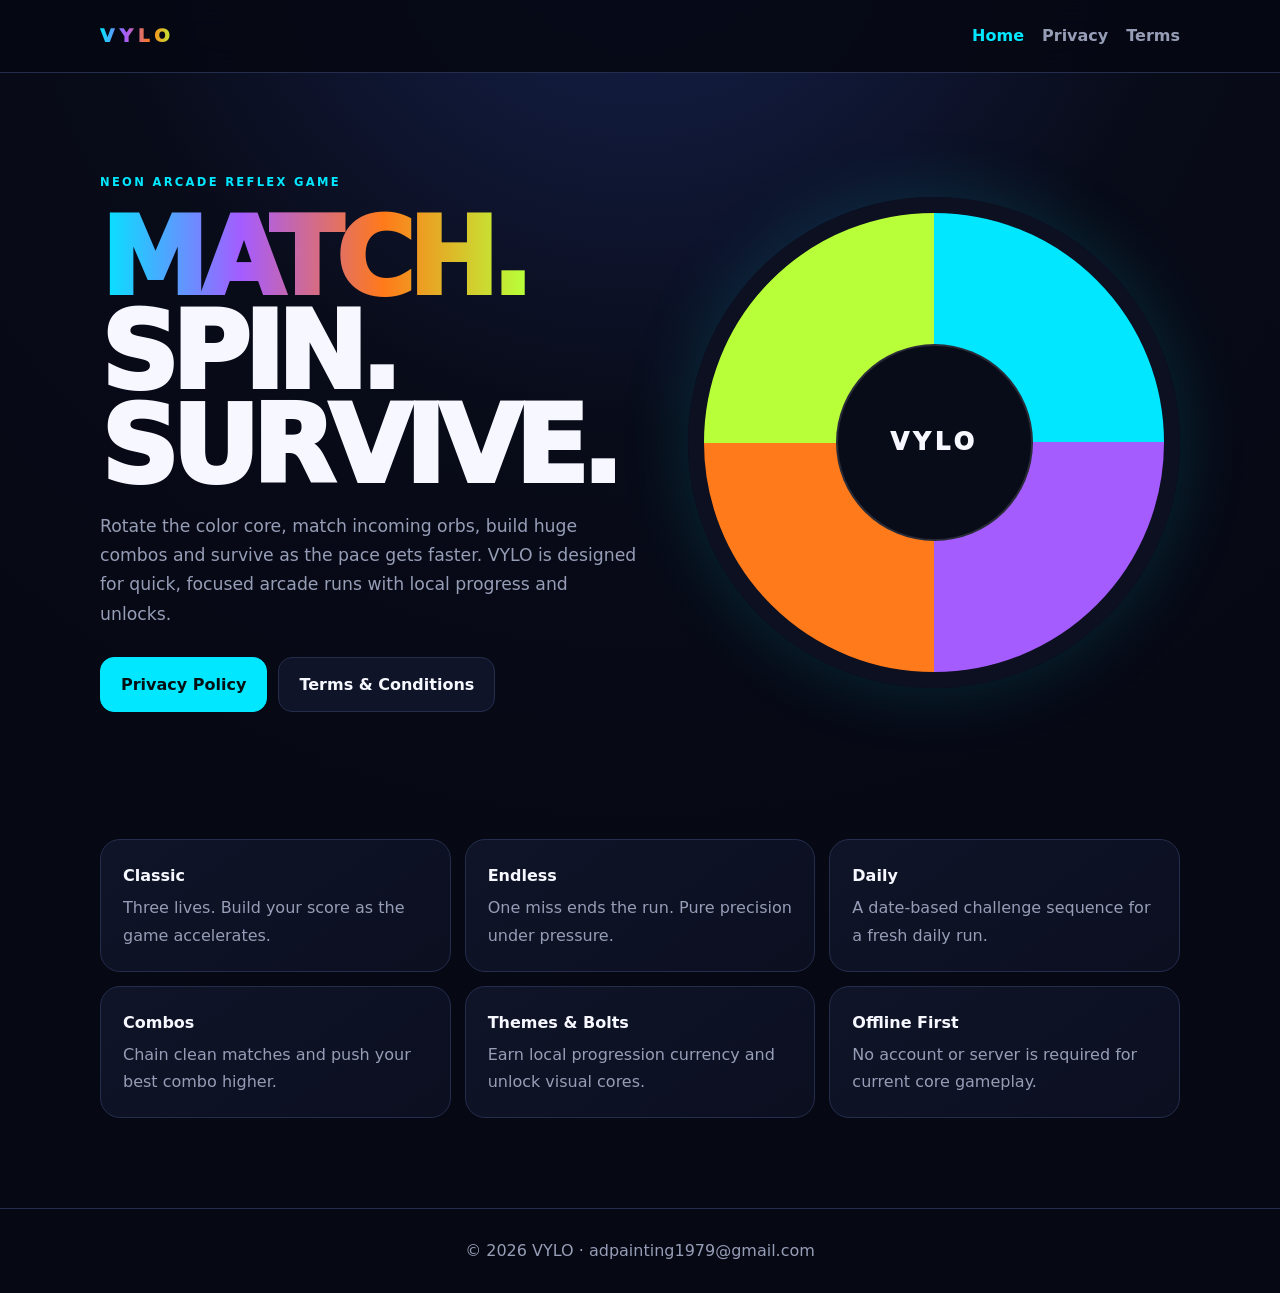
<file: docs/index.html>
<!doctype html><html lang="en"><head><meta charset="utf-8"><meta name="viewport" content="width=device-width,initial-scale=1"><title>VYLO — Match. Spin. Survive.</title><meta name="description" content="VYLO is a fast offline neon arcade reflex game."><link rel="stylesheet" href="style.css"></head><body><header><div class="wrap"><nav><a class="brand" href="index.html"><span>VYLO</span></a><div class="links"><a class="active" href="index.html">Home</a><a  href="privacy.html">Privacy</a><a  href="terms.html">Terms</a></div></nav></div></header>
<main><section class="hero"><div class="wrap hero-grid"><div><div class="eyebrow">NEON ARCADE REFLEX GAME</div><h1><span class="gradient">MATCH.</span><br>SPIN.<br>SURVIVE.</h1><p>Rotate the color core, match incoming orbs, build huge combos and survive as the pace gets faster. VYLO is designed for quick, focused arcade runs with local progress and unlocks.</p><div class="actions"><a class="btn primary" href="privacy.html">Privacy Policy</a><a class="btn" href="terms.html">Terms & Conditions</a></div></div><div class="core"></div></div></section>
<section class="section"><div class="wrap"><div class="grid">
<div class="card"><b>Classic</b><p>Three lives. Build your score as the game accelerates.</p></div>
<div class="card"><b>Endless</b><p>One miss ends the run. Pure precision under pressure.</p></div>
<div class="card"><b>Daily</b><p>A date-based challenge sequence for a fresh daily run.</p></div>
<div class="card"><b>Combos</b><p>Chain clean matches and push your best combo higher.</p></div>
<div class="card"><b>Themes & Bolts</b><p>Earn local progression currency and unlock visual cores.</p></div>
<div class="card"><b>Offline First</b><p>No account or server is required for current core gameplay.</p></div>
</div></div></section></main><footer><div class="wrap">© 2026 VYLO · adpainting1979@gmail.com</div></footer></body></html>
</file>
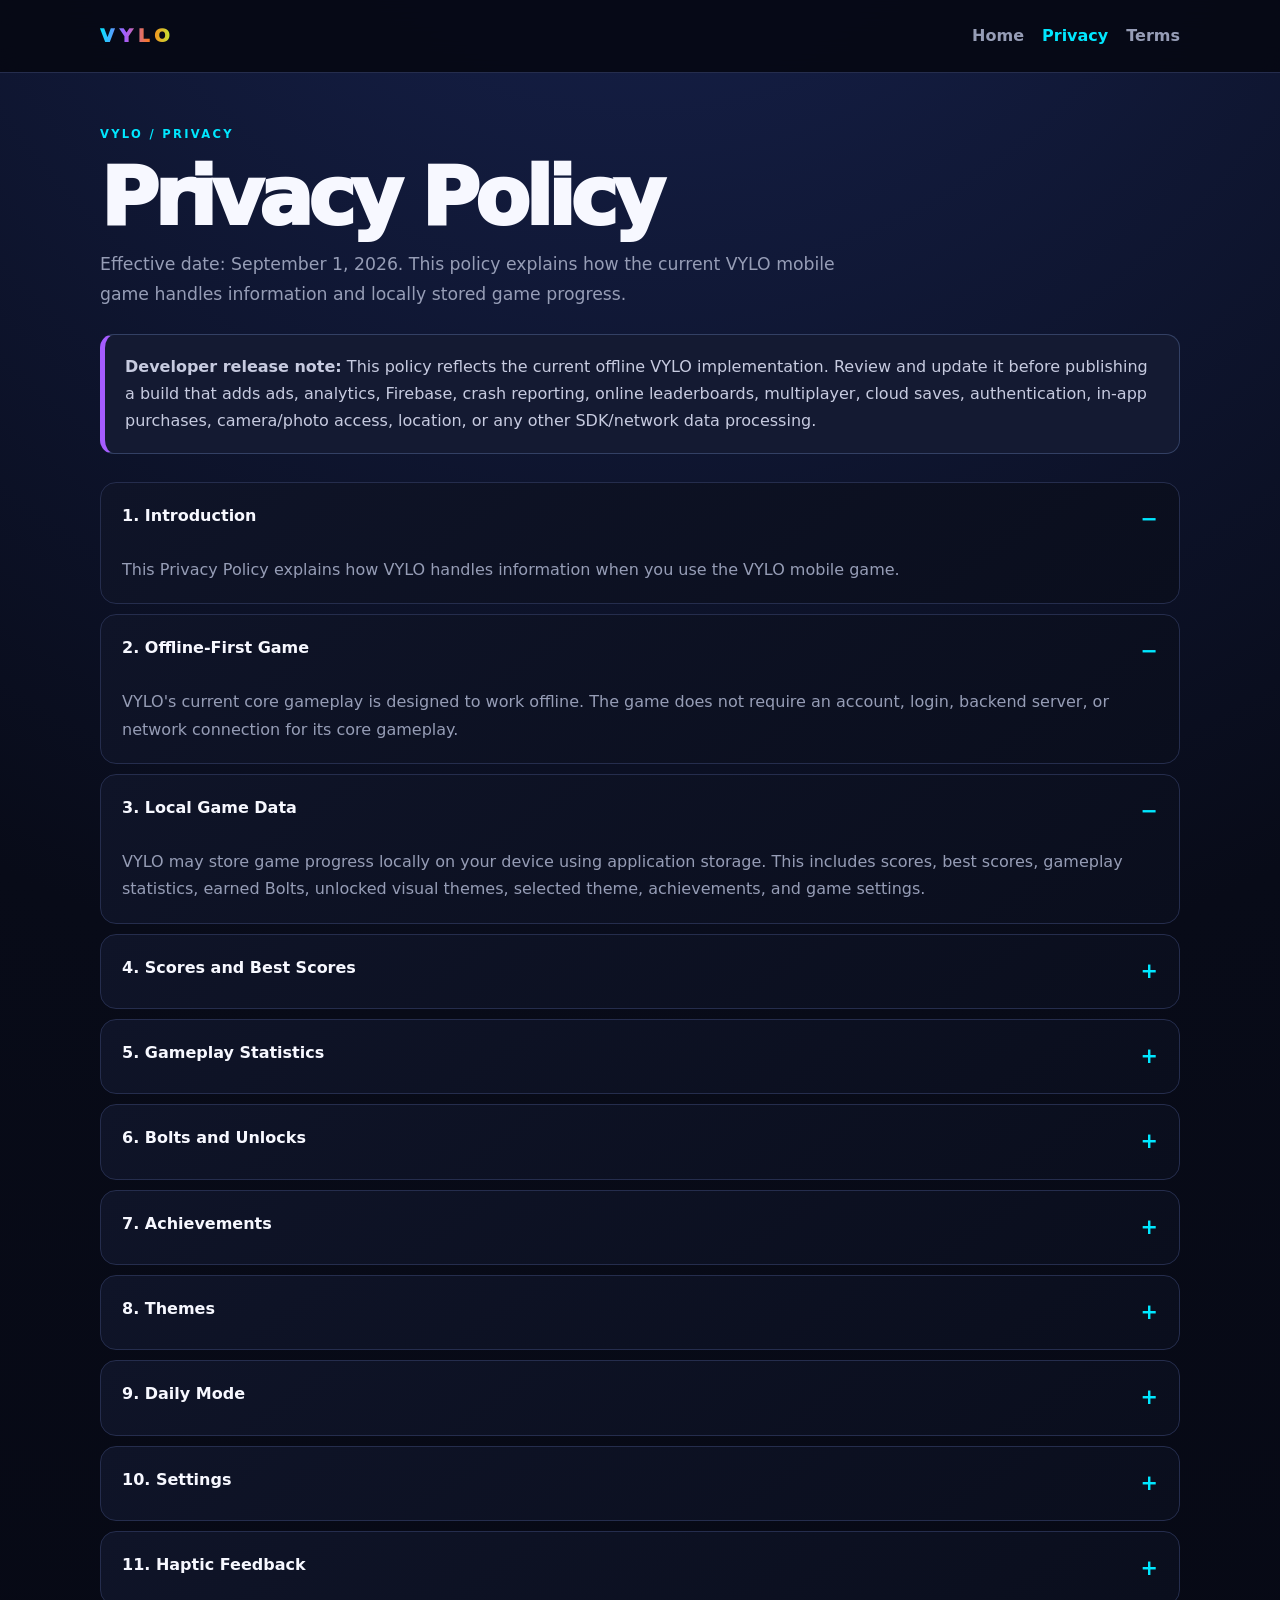
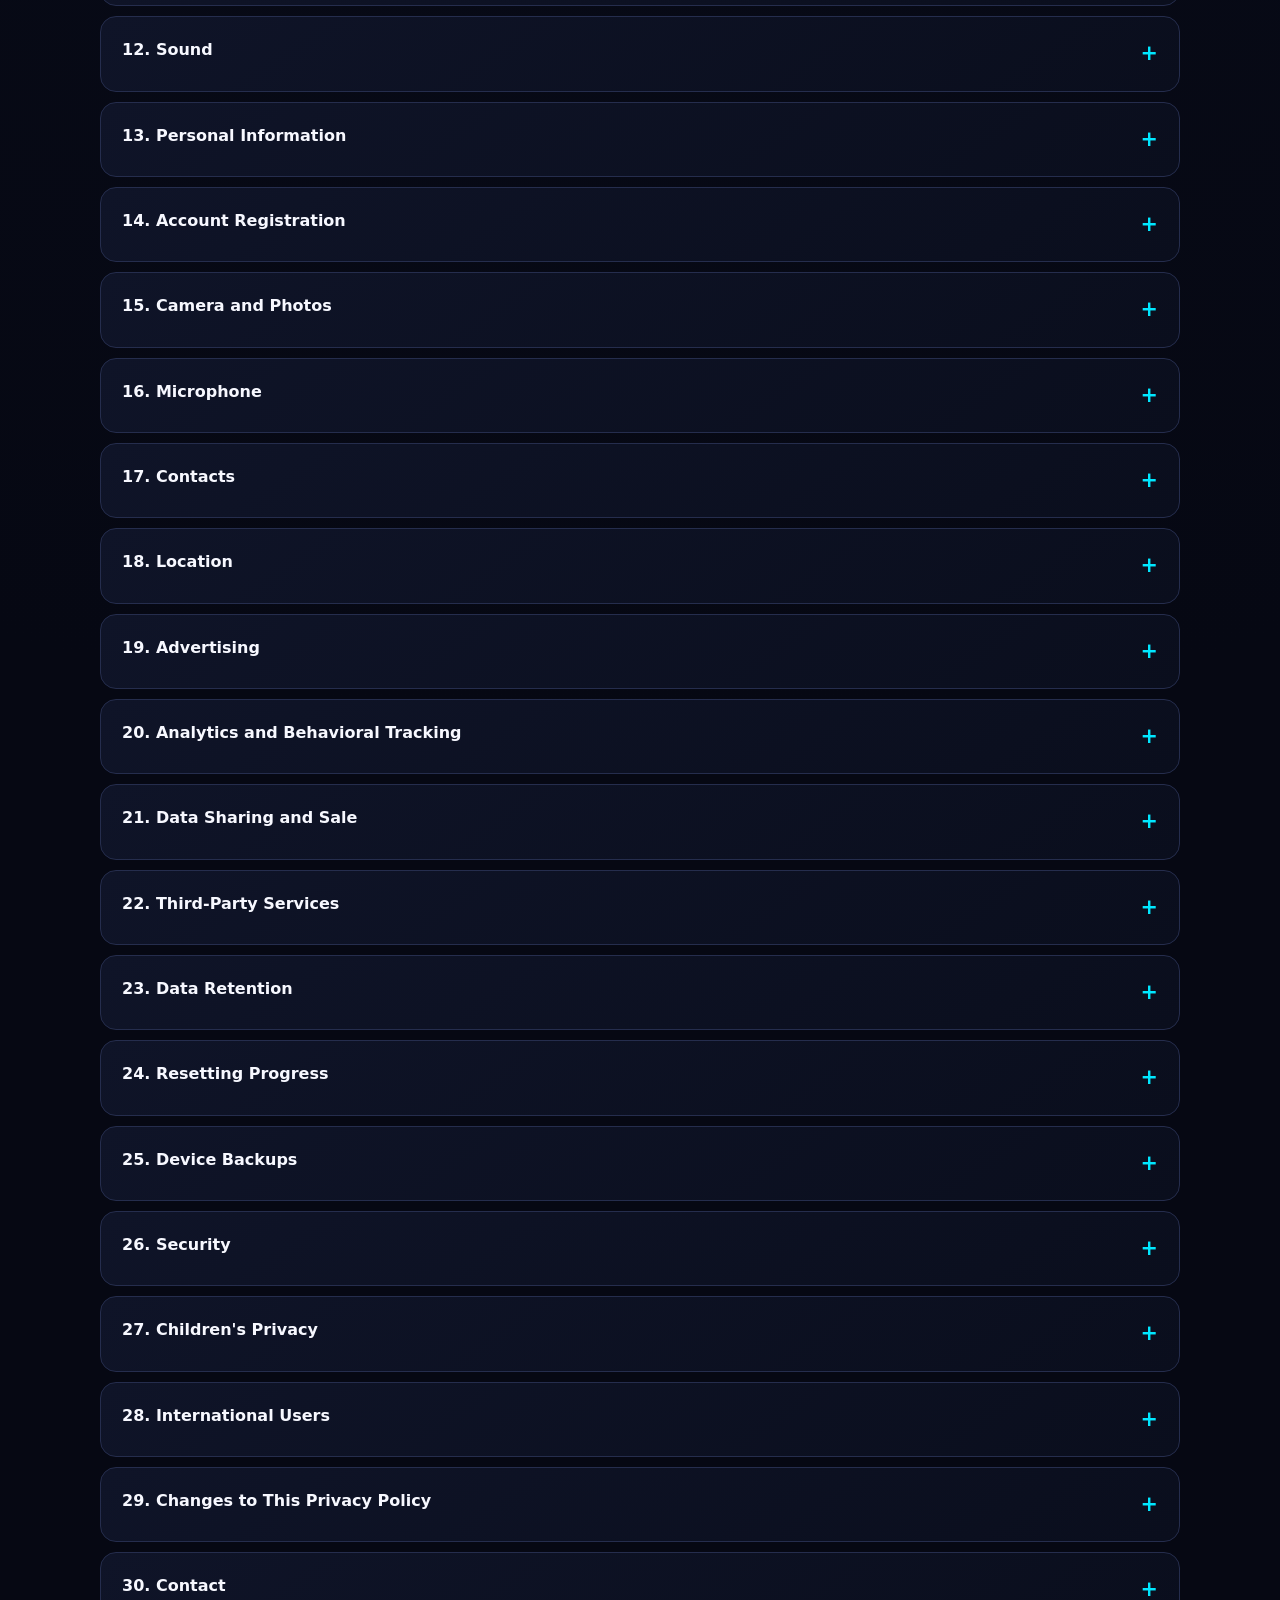
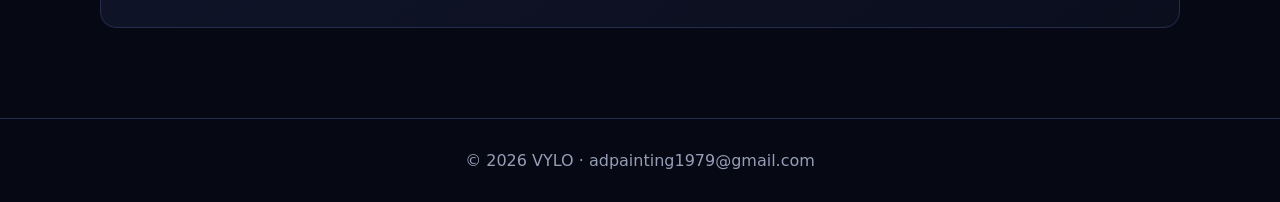
<file: docs/privacy.html>
<!doctype html><html lang="en"><head><meta charset="utf-8"><meta name="viewport" content="width=device-width,initial-scale=1"><title>Privacy Policy — VYLO</title><meta name="description" content="VYLO Privacy Policy"><link rel="stylesheet" href="style.css"></head><body><header><div class="wrap"><nav><a class="brand" href="index.html"><span>VYLO</span></a><div class="links"><a  href="index.html">Home</a><a class="active" href="privacy.html">Privacy</a><a  href="terms.html">Terms</a></div></nav></div></header><main class="page"><div class="wrap"><div class="eyebrow">VYLO / PRIVACY</div><h1>Privacy Policy</h1><p class="lead">Effective date: September 1, 2026. This policy explains how the current VYLO mobile game handles information and locally stored game progress.</p><div class="notice"><strong>Developer release note:</strong> This policy reflects the current offline VYLO implementation. Review and update it before publishing a build that adds ads, analytics, Firebase, crash reporting, online leaderboards, multiplayer, cloud saves, authentication, in-app purchases, camera/photo access, location, or any other SDK/network data processing.</div><div class="legal"><details open><summary>1. Introduction</summary><div class="copy"><p>This Privacy Policy explains how VYLO handles information when you use the VYLO mobile game.</p></div></details><details open><summary>2. Offline-First Game</summary><div class="copy"><p>VYLO's current core gameplay is designed to work offline. The game does not require an account, login, backend server, or network connection for its core gameplay.</p></div></details><details open><summary>3. Local Game Data</summary><div class="copy"><p>VYLO may store game progress locally on your device using application storage. This includes scores, best scores, gameplay statistics, earned Bolts, unlocked visual themes, selected theme, achievements, and game settings.</p></div></details><details><summary>4. Scores and Best Scores</summary><div class="copy"><p>Scores from Classic, Endless, and Daily modes may be stored locally so the game can display your personal best results.</p></div></details><details><summary>5. Gameplay Statistics</summary><div class="copy"><p>VYLO may locally store statistics such as runs played, total successful matches, and best combo to provide progress and statistics screens.</p></div></details><details><summary>6. Bolts and Unlocks</summary><div class="copy"><p>Bolts earned through gameplay and locally unlocked themes are stored on the device. Bolts are an in-game progress value in the current version and are not real money, cryptocurrency, or a cash-equivalent asset.</p></div></details><details><summary>7. Achievements</summary><div class="copy"><p>Achievement progress and unlocked achievement states are stored locally to show your gameplay accomplishments.</p></div></details><details><summary>8. Themes</summary><div class="copy"><p>The selected visual theme and unlocked theme states may be stored locally so your chosen visual appearance remains available between sessions.</p></div></details><details><summary>9. Daily Mode</summary><div class="copy"><p>The current Daily mode uses a date-based deterministic game sequence. It does not require an online leaderboard or remote account in the current implementation.</p></div></details><details><summary>10. Settings</summary><div class="copy"><p>Sound and haptic preferences may be stored locally so VYLO can remember your gameplay settings.</p></div></details><details><summary>11. Haptic Feedback</summary><div class="copy"><p>If enabled, VYLO may use standard device haptic feedback for gameplay interactions. This does not require VYLO to collect personal information.</p></div></details><details><summary>12. Sound</summary><div class="copy"><p>The current implementation may use lightweight device/system sound feedback. It does not require microphone access.</p></div></details><details><summary>13. Personal Information</summary><div class="copy"><p>The current core version of VYLO does not ask you to provide a name, phone number, postal address, account password, or other profile information.</p></div></details><details><summary>14. Account Registration</summary><div class="copy"><p>The current version does not require account creation or sign-in for core gameplay.</p></div></details><details><summary>15. Camera and Photos</summary><div class="copy"><p>The current VYLO implementation does not require camera or photo-library access.</p></div></details><details><summary>16. Microphone</summary><div class="copy"><p>VYLO does not require microphone access for its current core gameplay.</p></div></details><details><summary>17. Contacts</summary><div class="copy"><p>VYLO does not require access to your contacts for its current core gameplay.</p></div></details><details><summary>18. Location</summary><div class="copy"><p>VYLO does not require precise or approximate device location for its current core gameplay.</p></div></details><details><summary>19. Advertising</summary><div class="copy"><p>The current core implementation does not include advertising SDKs. If advertising is added later, this Privacy Policy and the applicable app-store disclosures must be reviewed and updated before that release.</p></div></details><details><summary>20. Analytics and Behavioral Tracking</summary><div class="copy"><p>The current core implementation does not require third-party analytics or behavioral tracking SDKs. Future introduction of analytics or tracking requires updated disclosures and any legally required consent.</p></div></details><details><summary>21. Data Sharing and Sale</summary><div class="copy"><p>VYLO does not sell or rent the locally stored gameplay progress used by the current core application. The current implementation does not intentionally transmit this local gameplay progress to unrelated third parties.</p></div></details><details><summary>22. Third-Party Services</summary><div class="copy"><p>Future versions may introduce services such as cloud saves, online leaderboards, authentication, multiplayer, analytics, crash reporting, advertising, purchases, or other network services. Relevant disclosures must be updated before such functionality is released.</p></div></details><details><summary>23. Data Retention</summary><div class="copy"><p>Locally stored VYLO progress generally remains on your device until it is reset through the game's controls, application storage is cleared, the device is reset, or the game is uninstalled.</p></div></details><details><summary>24. Resetting Progress</summary><div class="copy"><p>VYLO includes a local reset option that can delete stored scores, Bolts, theme unlocks, achievements, and other saved progress. Resetting progress cannot necessarily affect independent device backups controlled by your operating system or backup provider.</p></div></details><details><summary>25. Device Backups</summary><div class="copy"><p>Depending on your operating-system and backup settings, the device or platform provider may independently back up application data. Those backups are governed by the provider's own policies and settings.</p></div></details><details><summary>26. Security</summary><div class="copy"><p>VYLO is designed to keep its current core progress data local. However, no device, software, or storage method can guarantee absolute security.</p></div></details><details><summary>27. Children's Privacy</summary><div class="copy"><p>VYLO is a general-audience arcade game. The current core version does not require users to create an online account or submit personal contact information. If future features collect personal information from children, additional protections and disclosures may be required.</p></div></details><details><summary>28. International Users</summary><div class="copy"><p>The current core gameplay data is not intentionally transferred to a VYLO-operated remote server. Any independent device backup or future third-party online service may be governed by its own data-processing locations and policies.</p></div></details><details><summary>29. Changes to This Privacy Policy</summary><div class="copy"><p>This Privacy Policy may be updated when VYLO changes, new functionality is introduced, or legal and platform requirements change. The latest published version should be reviewed before each release.</p></div></details><details><summary>30. Contact</summary><div class="copy"><p>For privacy questions or concerns about VYLO, contact: adpainting1979@gmail.com.</p></div></details></div></div></main><footer><div class="wrap">© 2026 VYLO · adpainting1979@gmail.com</div></footer></body></html>
</file>
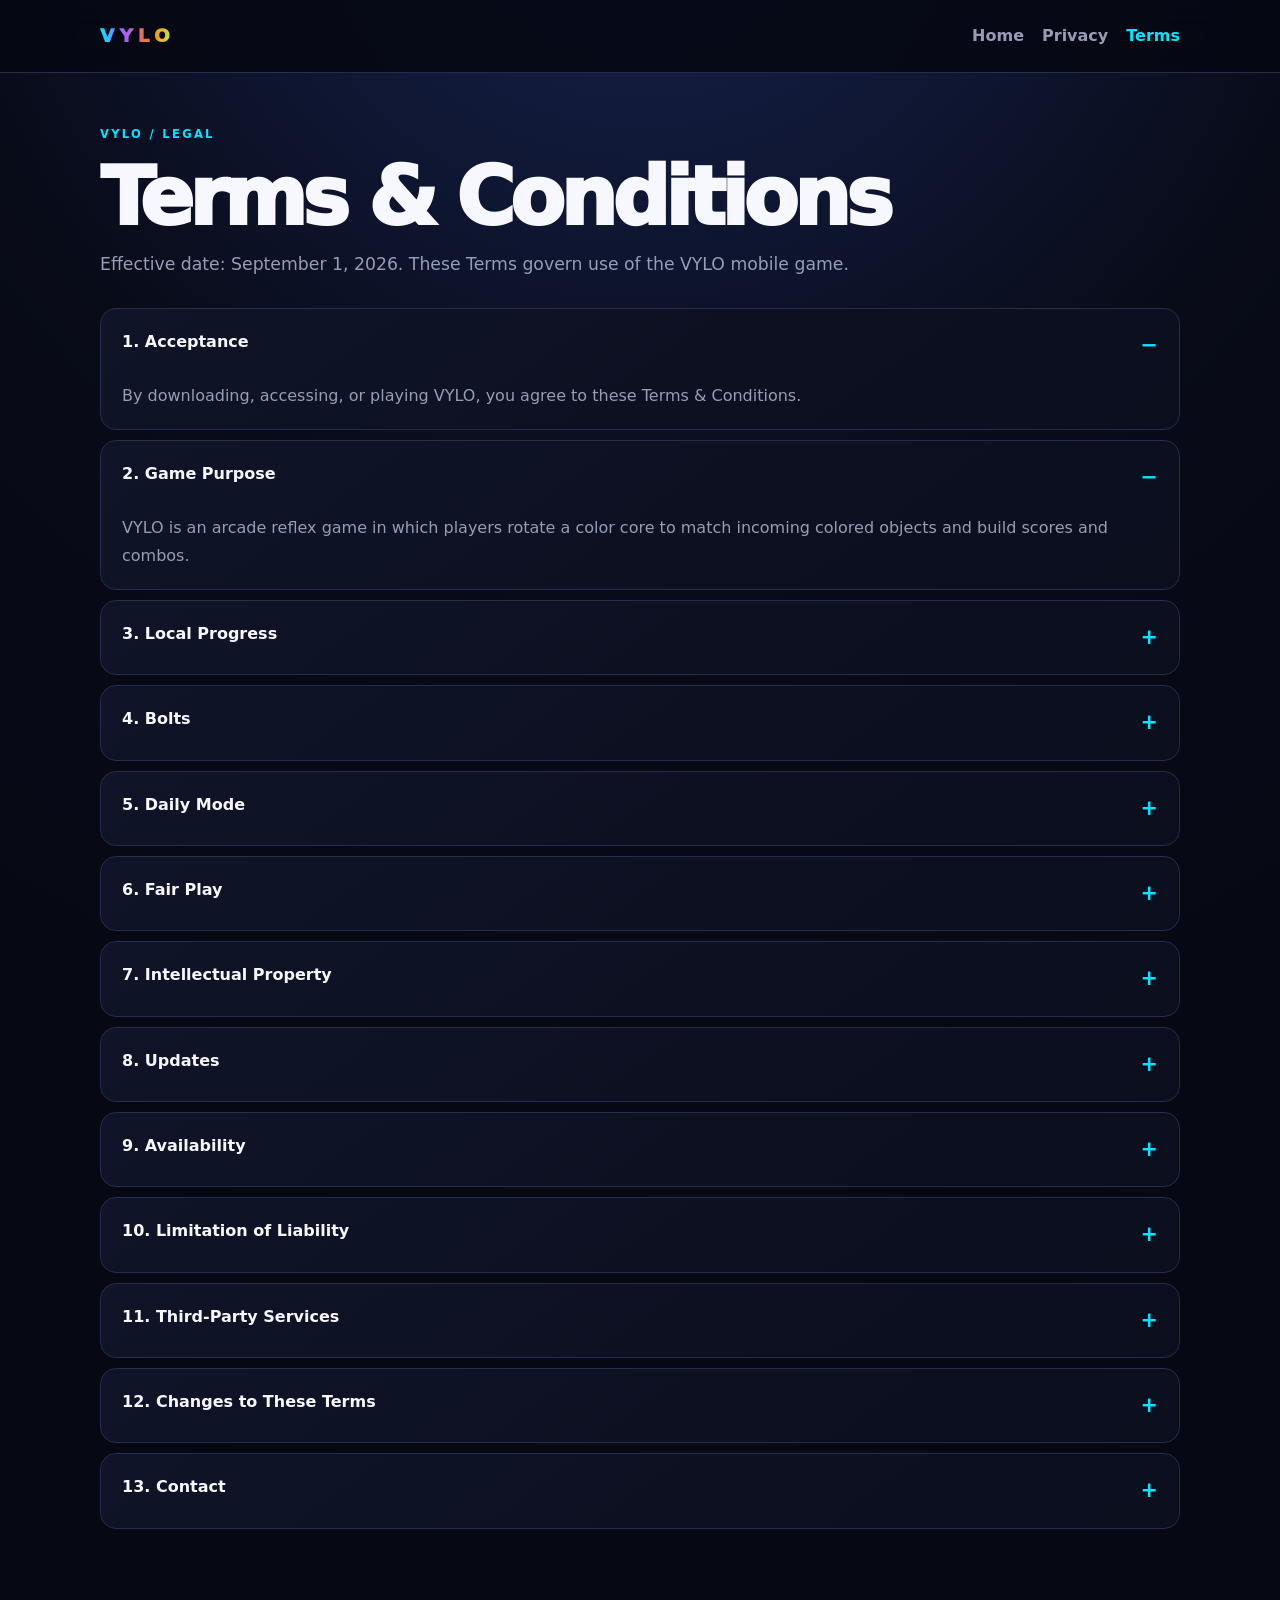
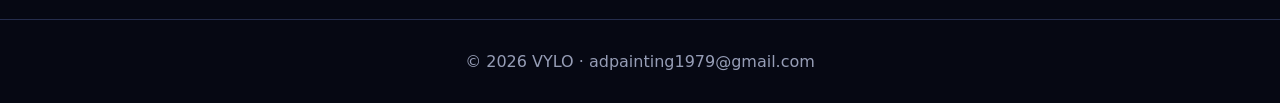
<file: docs/terms.html>
<!doctype html><html lang="en"><head><meta charset="utf-8"><meta name="viewport" content="width=device-width,initial-scale=1"><title>Terms & Conditions — VYLO</title><meta name="description" content="VYLO Terms and Conditions"><link rel="stylesheet" href="style.css"></head><body><header><div class="wrap"><nav><a class="brand" href="index.html"><span>VYLO</span></a><div class="links"><a  href="index.html">Home</a><a  href="privacy.html">Privacy</a><a class="active" href="terms.html">Terms</a></div></nav></div></header><main class="page"><div class="wrap"><div class="eyebrow">VYLO / LEGAL</div><h1>Terms & Conditions</h1><p class="lead">Effective date: September 1, 2026. These Terms govern use of the VYLO mobile game.</p><div class="legal"><details open><summary>1. Acceptance</summary><div class="copy"><p>By downloading, accessing, or playing VYLO, you agree to these Terms & Conditions.</p></div></details><details open><summary>2. Game Purpose</summary><div class="copy"><p>VYLO is an arcade reflex game in which players rotate a color core to match incoming colored objects and build scores and combos.</p></div></details><details><summary>3. Local Progress</summary><div class="copy"><p>Scores, Bolts, achievements, theme unlocks, statistics, and settings may be stored locally and can be lost if the game is uninstalled, application storage is cleared, the device is reset, or local data is otherwise removed.</p></div></details><details><summary>4. Bolts</summary><div class="copy"><p>Bolts in the current version are gameplay progression points only. They do not represent money, stored monetary value, cryptocurrency, or a promise of cash redemption.</p></div></details><details><summary>5. Daily Mode</summary><div class="copy"><p>Daily mode may use a date-based sequence. Availability, scoring behavior, and rules may change as the game is updated.</p></div></details><details><summary>6. Fair Play</summary><div class="copy"><p>You agree not to misuse, manipulate, reverse engineer where prohibited by law, interfere with, or exploit the game in a way that harms the game or other users.</p></div></details><details><summary>7. Intellectual Property</summary><div class="copy"><p>The VYLO name, game design, branding, interface, graphics, software, and original materials are protected by applicable intellectual-property laws.</p></div></details><details><summary>8. Updates</summary><div class="copy"><p>Gameplay balancing, difficulty, scoring, modes, themes, achievements, and other features may be changed, added, or removed in future versions.</p></div></details><details><summary>9. Availability</summary><div class="copy"><p>The game is provided on an 'as is' and 'as available' basis to the maximum extent permitted by applicable law. Continuous or error-free operation is not guaranteed.</p></div></details><details><summary>10. Limitation of Liability</summary><div class="copy"><p>To the maximum extent permitted by applicable law, the developer is not liable for indirect, incidental, special, consequential, or similar losses arising from use of VYLO.</p></div></details><details><summary>11. Third-Party Services</summary><div class="copy"><p>Any future third-party services may have their own terms, privacy policies, technical limitations, and availability requirements.</p></div></details><details><summary>12. Changes to These Terms</summary><div class="copy"><p>These Terms may be updated as VYLO evolves. The latest version will be made available on this page.</p></div></details><details><summary>13. Contact</summary><div class="copy"><p>For questions about these Terms, contact: adpainting1979@gmail.com.</p></div></details></div></div></main><footer><div class="wrap">© 2026 VYLO · adpainting1979@gmail.com</div></footer></body></html>
</file>
<file: docs/style.css>
:root{--bg:#060813;--panel:#0f1428;--panel2:#151b35;--text:#f7f8ff;--muted:#969db6;--cyan:#00e7ff;--purple:#a55cff;--orange:#ff7a1a;--lime:#b8ff39;--line:#252d4d}
*{box-sizing:border-box}html{scroll-behavior:smooth}body{margin:0;background:radial-gradient(circle at 50% -10%,#182452 0,#080b18 36%,var(--bg) 70%);color:var(--text);font-family:Inter,system-ui,-apple-system,"Segoe UI",sans-serif;line-height:1.7}
.wrap{width:min(1080px,calc(100% - 34px));margin:auto}a{color:inherit}header{position:sticky;top:0;z-index:20;background:#060813e8;backdrop-filter:blur(15px);border-bottom:1px solid var(--line)}
nav{min-height:72px;display:flex;align-items:center;justify-content:space-between;gap:18px}.brand{text-decoration:none;font-size:1.15rem;font-weight:950;letter-spacing:.28em}.brand span{background:linear-gradient(90deg,var(--cyan),var(--purple),var(--orange),var(--lime));background-clip:text;color:transparent}
.links{display:flex;gap:18px;flex-wrap:wrap}.links a{text-decoration:none;color:var(--muted);font-weight:800}.links a:hover,.links .active{color:var(--cyan)}
.hero{padding:100px 0 75px}.hero-grid{display:grid;grid-template-columns:1.05fr .95fr;gap:45px;align-items:center}.eyebrow{font-size:.72rem;letter-spacing:.2em;font-weight:900;color:var(--cyan)}
h1{font-size:clamp(3.5rem,9vw,6.7rem);line-height:.88;letter-spacing:-.06em;margin:18px 0;font-weight:950}.gradient{background:linear-gradient(90deg,var(--cyan),var(--purple),var(--orange),var(--lime));background-clip:text;color:transparent}.lead,.hero p{font-size:1.08rem;color:var(--muted);max-width:760px}
.actions{display:flex;gap:11px;flex-wrap:wrap;margin-top:28px}.btn{padding:13px 20px;border:1px solid var(--line);border-radius:14px;text-decoration:none;font-weight:900;background:var(--panel)}.btn.primary{background:var(--cyan);color:#031014;border-color:var(--cyan)}
.core{aspect-ratio:1;border-radius:50%;position:relative;display:grid;place-items:center;background:conic-gradient(var(--cyan) 0 25%,var(--purple) 0 50%,var(--orange) 0 75%,var(--lime) 0);border:16px solid #0c1020;box-shadow:0 0 70px #00e7ff25}.core:after{content:"VYLO";display:grid;place-items:center;width:42%;height:42%;border-radius:50%;background:#080b18;border:2px solid #ffffff22;font-weight:950;letter-spacing:.18em;font-size:1.5rem}
.section,.page{padding:52px 0 90px}.grid{display:grid;grid-template-columns:repeat(3,1fr);gap:14px}.card{background:linear-gradient(145deg,var(--panel),#0b0f20);border:1px solid var(--line);border-radius:20px;padding:22px}.card b{display:block;margin-bottom:5px}.card p{margin:0;color:var(--muted)}
.page h1{font-size:clamp(2.8rem,7vw,5rem);margin-bottom:12px}.notice{margin:25px 0;padding:18px 20px;background:#141a32;border:1px solid #334064;border-left:5px solid var(--purple);border-radius:14px;color:#c7cbe0}
.legal{display:grid;gap:10px;margin-top:28px}details{background:linear-gradient(145deg,var(--panel),#0a0e1d);border:1px solid var(--line);border-radius:16px;overflow:hidden}summary{cursor:pointer;list-style:none;padding:19px 21px;font-weight:900;display:flex;justify-content:space-between;gap:20px}summary::-webkit-details-marker{display:none}summary:after{content:"+";color:var(--cyan);font-size:1.3rem}details[open] summary:after{content:"−"}.copy{padding:0 21px 20px;color:var(--muted)}.copy p{margin:0}
footer{border-top:1px solid var(--line);padding:28px 0;text-align:center;color:var(--muted)}
@media(max-width:800px){.hero-grid,.grid{grid-template-columns:1fr}.hero{padding-top:58px}.core{width:min(88vw,420px);margin:auto}.links{gap:10px;font-size:.9rem}}
</file>
